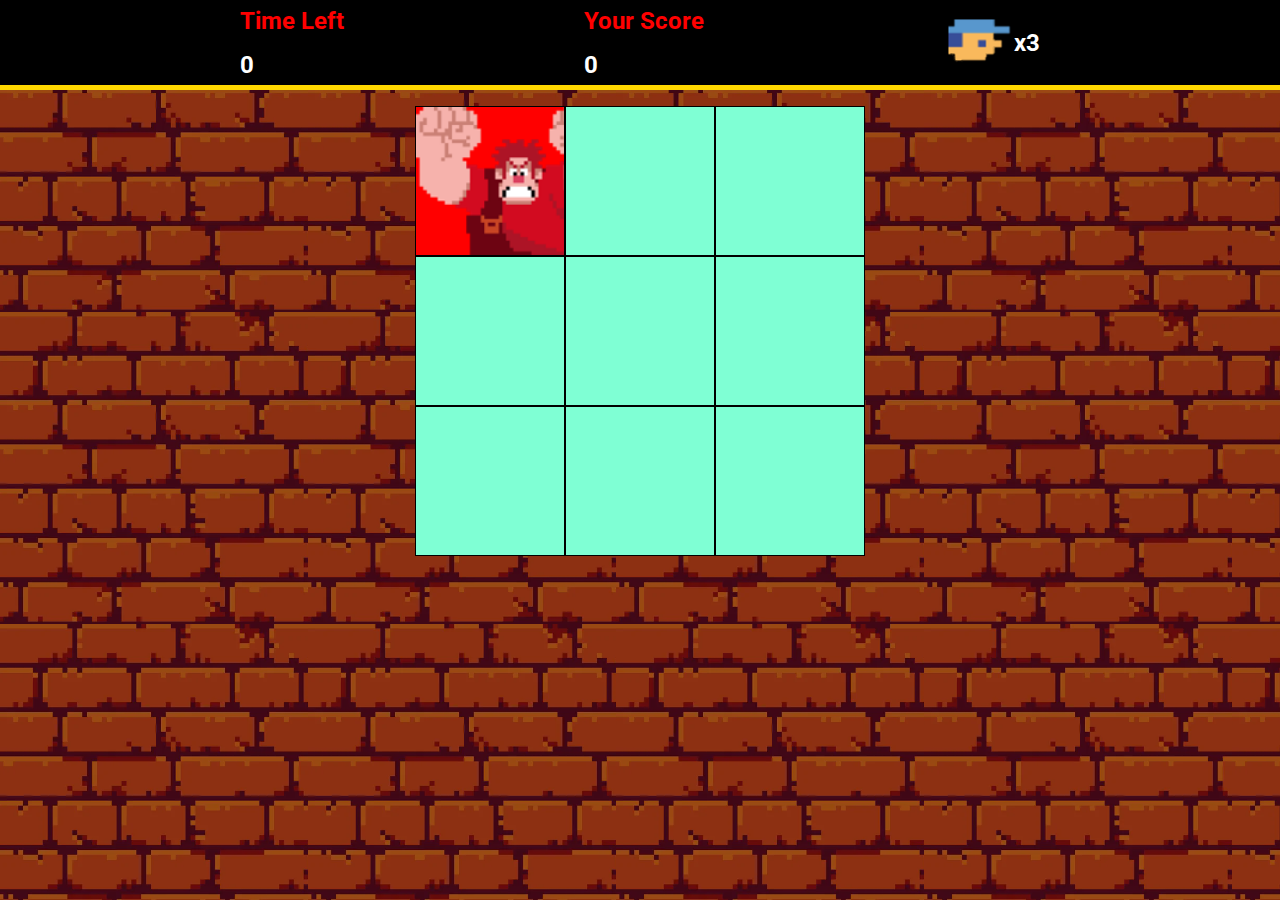
<file: Projeto - Detona Ralph/index.html>
<!DOCTYPE html>
<html lang="pt-br">
<head>
    <!-- Settings -->
    <meta charset="UTF-8">
    <meta name="viewport" content="width=device-width, initial-scale=1.0">
    <title>Denota Ralph</title>

    <!-- Fonts-->
    <link rel="preconnect" href="https://fonts.googleapis.com">
    <link rel="preconnect" href="https://fonts.gstatic.com" crossorigin>
    <link href="https://fonts.googleapis.com/css2?family=Press+Start+2P&family=Roboto:wght@100;300;500;700&display=swap"
     rel="stylesheet">

    <!--Link Styles (CSS)-->
    <link rel="stylesheet" href="src\styles\reset.css">
    <link rel="stylesheet" href="src\styles\main.css">

</head>


<body>



    <div class="container">

        <!--MENU-->
        <div class="menu">
            
            <div class="menu-time">
                <h2 style="color: red;">Time Left</h2>
                <h2 id="time-left">0</h2>
            </div>

            <div class="menu-score">
                <h2 style="color: red;">Your Score</h2>
                <h2 id="score">0</h2>
            </div>
            
            <div class="menu-lives">
                <img src="./src/images/player.png" alt="foto do jogador" 
                height="60px"/>
                <h2>x3</h2>
            </div>
        
        </div>

        <!--PANEL-->
        <div class="panel">


            <div class="panel-row">
                <div class="square enemy" id="1"></div>
                <div class="square" id="2"></div>
                <div class="square" id="3"></div>
            </div>


            <div class="panel-row">
                <div class="square" id="4"></div>
                <div class="square" id="5"></div>
                <div class="square" id="6"></div>
            </div>


            <div class="panel-row">
                <div class="square" id="7"></div>
                <div class="square" id="8"></div>
                <div class="square" id="9"></div>
            </div>


        </div>

    </div>

    <script defer src="src/scripts/engine.js"></script>
</body>
</html>
</file>
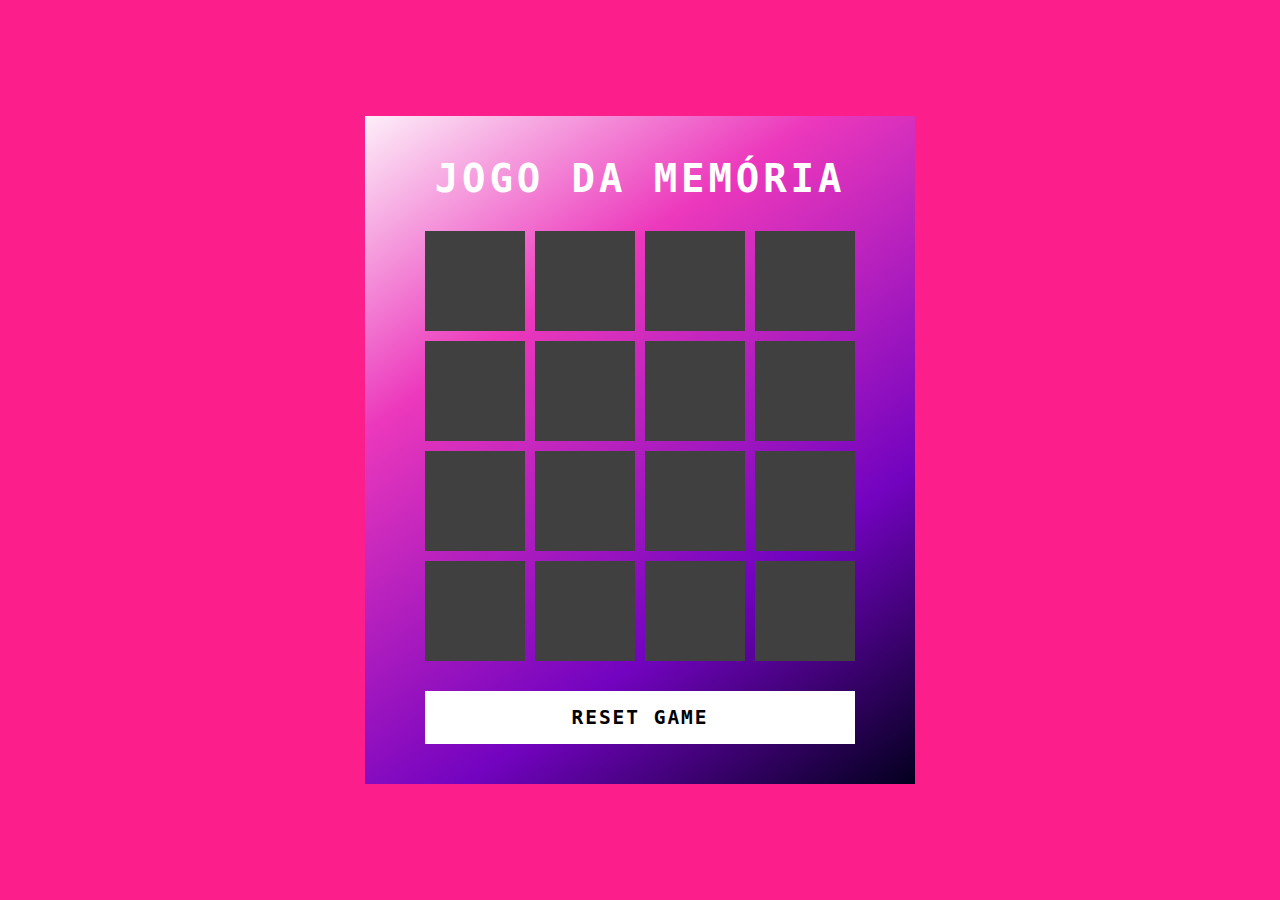
<file: Projeto - Jogo da Memória - Emojis/index.html>
<!DOCTYPE html>
<html lang="pt-br">
<head>
    <meta charset="UTF-8">
    <meta name="viewport" content="width=device-width, initial-scale=1.0">
    <title>Jogo da Memória</title>

    <link rel="stylesheet" href="./src/styles/reset.css">
    <link rel="stylesheet" href="./src/styles/main.css">

</head>


<body>
    <div class="container">
        <h2>JOGO DA MEMÓRIA</h2>
        
        <div class="game"></div>
        
        <button class="reset" onclick="window.location.reload()">
            RESET GAME
        </button>
    </div>
    
    <script src="./src/scripts/engine.js" defer></script>
</body> 


</html>
</file>
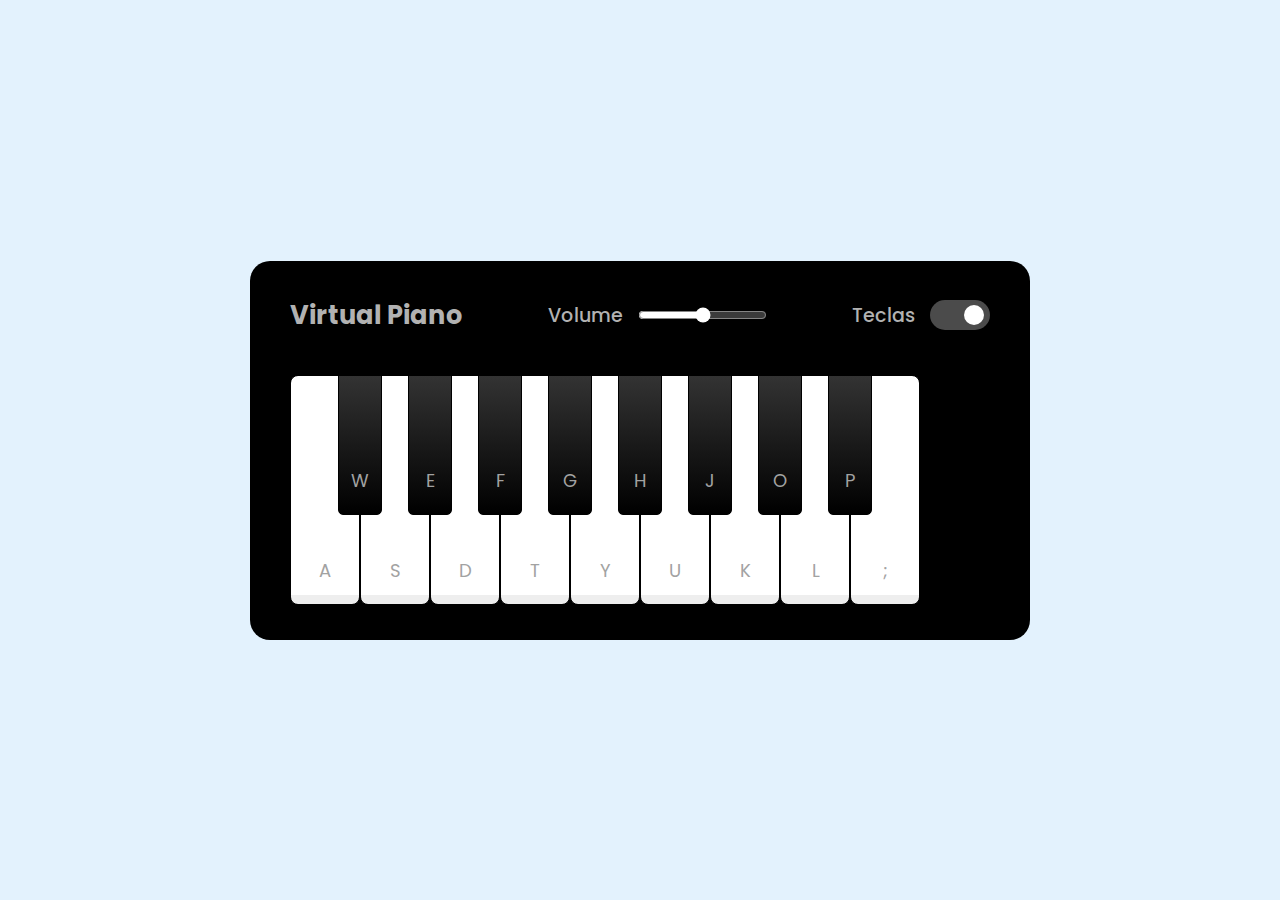
<file: Projeto - Simulador Piano/js-music-keyboard-virtual-main/index.html>
<!DOCTYPE html>
<html lang="pt-br">

<head>
  <meta charset="UTF-8">
  <meta name="viewport" content="width=device-width, initial-scale=1.0">
  <title>Piano Simulator</title>

  <!-- styles -->
  <link rel="stylesheet" href="./src/styles/reset.css">
  <link rel="stylesheet" href="./src/styles/main.css">

  <!-- fonts -->
  <link rel="preconnect" href="https://fonts.googleapis.com">
  <link rel="preconnect" href="https://fonts.gstatic.com" crossorigin>
  <link
    href="https://fonts.googleapis.com/css2?family=Poppins:ital,wght@0,100;0,200;0,400;0,700;1,100;1,200;1,300;1,400&display=swap"
    rel="stylesheet">
</head>

<body>
  <div class="container">
    <header>
      <h2>Virtual Piano</h2>
      <div class="column volume-slider">
        <span>Volume</span> <input type="range" min="0" max="1" value="0.5" step="any">
      </div>
      <div class="column keys-check">
        <span>Teclas</span> <input type="checkbox" checked>
      </div>
    </header>
    <ul class="piano-keys">
      <li class="key white" data-key="a"><span>a</span></li>
      <li class="key black" data-key="w"><span>w</span></li>
      <li class="key white" data-key="s"><span>s</span></li>
      <li class="key black" data-key="e"><span>e</span></li>
      <li class="key white" data-key="d"><span>d</span></li>
      <li class="key black" data-key="f"><span>f</span></li>
      <li class="key white" data-key="t"><span>t</span></li>
      <li class="key black" data-key="g"><span>g</span></li>
      <li class="key white" data-key="y"><span>y</span></li>
      <li class="key black" data-key="h"><span>h</span></li>
      <li class="key white" data-key="u"><span>u</span></li>
      <li class="key black" data-key="j"><span>j</span></li>
      <li class="key white" data-key="k"><span>k</span></li>
      <li class="key black" data-key="o"><span>o</span></li>
      <li class="key white" data-key="l"><span>l</span></li>
      <li class="key black" data-key="p"><span>p</span></li>
      <li class="key white" data-key=";"><span>;</span></li>
    </ul>
  </div>

  <script src="./src/scripts/engine.js" defer></script>
</body>

</html>
</file>
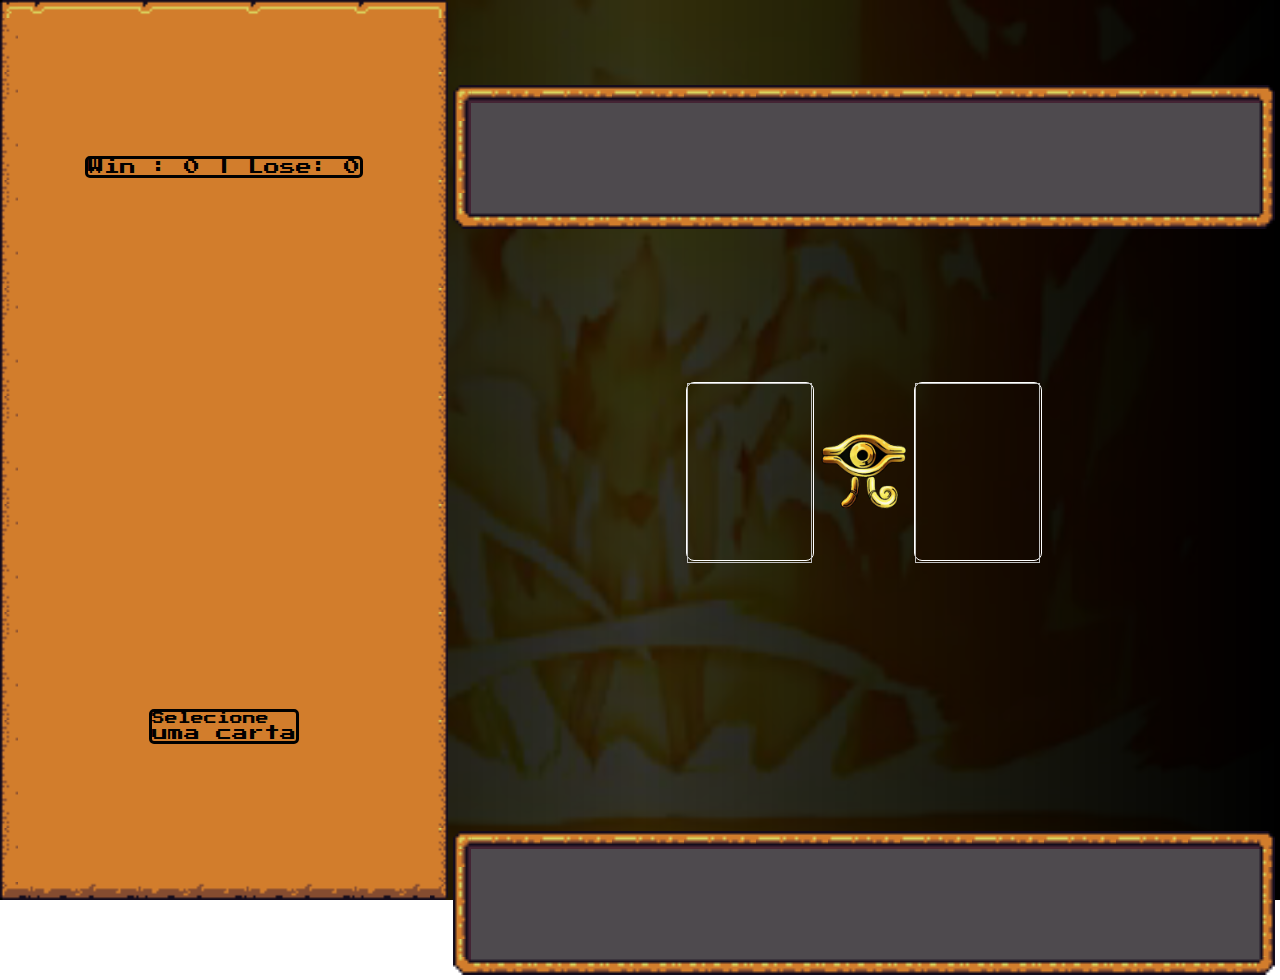
<file: Projeto - Yu-Gi-Oh!/js-yugioh-assets/index.html>
<!DOCTYPE html>
<html lang="pt-br">
<head>
    <meta charset="UTF-8">
    <meta name="viewport" content="width=device-width, initial-scale=1.0">
    <!-- secondary CSS FILES-->
    <link rel="stylesheet" href="./src/styles/buttons.css">
    <link rel="stylesheet" href="./src/styles/containers_and_frames.css">
    <link rel="stylesheet" href="./src/styles/reset.css">
    <!-- FONT FILES -->
    <link rel="preconnect" href="https://fonts.googleapis.com">
    <link rel="preconnect" href="https://fonts.gstatic.com" crossorigin>
    <link href="https://fonts.googleapis.com/css2?family=Press+Start+2P&family=Roboto:wght@100;300;500;700&display=swap" rel="stylesheet">
    <!-- FAVICON -->
    <link rel="shortcut icon" href="./src/assets/favicon/Favicon.ico" type="image/x-icon">
    
    <!-- MAIN STYLE-->
    <link rel="stylesheet" href="./src/styles/main.css">
    <title>Projeto - Yu-Gi-Oh!  Jo-ken-po Edition</title>
</head>
<body>
    <audio id="bgm" loop>
        <source src="./src/assets/audios/egyptian_duel.mp3"
        type="audio/mp3">
    </audio>

    <div class="bg-video">
        <video class="video" autoplay loop muted>
            <source src="./src/assets/video/yugi.mp4" type="video/mp4"/>
        </video>
    </div>

    <div class="container">

        <div class="container__left
        framed-golden-2">

            <div class="score_box frame">
                <span id="score_points">Win : 0 | Lose: 0</span>
            </div>
  
            <div class="menu-avatar">
                <img id="card-image">
            </div>
            
            <div class="card_details frame">
                <p id="card-name">Selecione</p>  
                <p id="card-type">uma carta</p>
            </div>
        
        </div>

        <div class="container__right">

            <div class="card-box__container">   

                <div class="card-box framed" id="computer-cards">  </div>
        
                <div class="card-versus__container">  

                    <div class="versus-top">
                        
                        <div class="card-infield">
                            <img id="player-field-card" height="180px" width="125px">
                        </div>

                        <img height="100px" src="./src/assets/icons/millenium2.png">

                        <div class="card-infield">
                            <img id="player-field-card" height="180px" width="125px">
                        </div>

                    </div>

                    <div class="versus-bottom">
                        <button id="next-duel" class="rpgui-button" onclick="resetDuel()">
                            GANHOU
                        </button>
                    </div>
                
                </div>

                <div class="card-box framed" id="player-cards">  </div>

            </div>
        
        </div>
    </div>
    
    
    <script src="./src/scripts/engine.js" defer></script>
</body>
</html>
</file>
<file: Projeto - Jogo da Memória - Emojis/src/styles/main.css>
body {
    display: flex;
    justify-content: center;
    align-items: center;
    min-height: 100vh;
    background: #fc1e8a;
    user-select: none;
}

.container {
    position: relative;
    display: flex;
    flex-direction: column;
    justify-content: center;
    align-items: center;
    gap: 30px;
    background: linear-gradient(
        325deg, #03001e 0%,
        #7303c0 30%,
        #ec38bc 70%,
        #fdeff9 100%
    );
    padding: 40px 60px;
}

h2 {
    font-size: 3em;
    color: #fff;
    text-transform: uppercase;
    letter-spacing: 0.1em;
}

.reset {
    padding: 15px 20px;
    width: 100%;
    color: #000;
    background-color: #fff;
    border: none;
    font-size: 1.5em;
    letter-spacing: 0.1em;
    text-decoration: uppercase;
    cursor: pointer;
    font-weight: 600;

}

.reset:focus {
    color: #ec38bc;
    background-color: #262809;
}

.game {
    width: 430px;
    height: 430px;
    display: flex;
    flex-wrap: wrap;
    gap: 10px;
    transform-style: preserve-3d;
    perspective: 500px;
}    

.item {
    position: relative;
    width: 100px;
    height: 100px;
    display: flex;
    align-items: center;
    justify-content: center;
    background-color: #fff; 

    font-size: 3em;
    transform: rotateY(180deg);
    transition: 0.25s;
}

.item::after {
    content: "";
    position: absolute;
    inset: 0;
    background: #404040;
    /*opacity: 0.85;*/
    transition: 0.25s;
    transform: rotateY(0deg);
    backface-visibility: hidden;
}

.item.boxOpen {
    transform: rotateY(0deg);
}

.boxOpen::after,
.boxMatch::after {
    transform: rotateY(180deg);
}
</file>
<file: Projeto - Simulador Piano/js-music-keyboard-virtual-main/src/styles/main.css>
body {
  display: flex;
  align-items: center;
  justify-content: center;
  min-height: 100vh;
  background-color: #e3f2fd;
  color: #fff;
}

.container {
  width: 780px;
  border-radius: 20px;
  padding: 35px 40px;
  background-color: black;
}

.container header {
  color: #b2b2b2;
  display: flex;
  align-items: center;
  justify-content: space-between;
}

header h2 {
  font-size: 1.6rem;
}

header .column {
  display: flex;
  align-items: center;
}

header .column span {
  font-weight: 500;
  margin-right: 15px;
  font-size: 1.19rem;
}

.volume-slider input {
  accent-color: #fff;
}

.keys-check input {
  width: 60px;
  height: 30px;
  appearance: none;
  border-radius: 30px;
  background-color: #4b4b4b;
  cursor: pointer;
  position: relative;
}

.keys-check input::before {
  content: "";
  height: 20px;
  width: 20px;
  background-color: #8c8c8c;
  top: 50%;
  left: 0.3rem;
  border-radius: inherit;
  position: absolute;
  transform: translateY(-50%);
  transition: all 0.3s ease;
}

.keys-check input:checked::before {
  left: 2.1rem;
  background-color: #fff;
}

.piano-keys {
  display: flex;
  margin-top: 40px;
}
.piano-keys .key {
  cursor: pointer;
  user-select: none;
  list-style: none;
  color: #a2a2a2;
  position: relative;
  text-transform: uppercase;
}

.piano-keys .white {
  width: 70px;
  height: 230px;
  border: 1px solid black;
  border-radius: 8px;
  background: linear-gradient(#fff 96%, #eee 4%);
}

.piano-keys .black {
  width: 44px;
  height: 140px;
  z-index: 2;
  margin: 0 -22px 0 -22px;
  border: 1px solid black;
  border-radius: 0 0 5px 5px;
  background: linear-gradient(#333, #000);
}

.piano-keys span {
  position: absolute;
  bottom: 20px;
  width: 100%;
  text-align: center;
  font-size: 1.13rem;
}

.piano-keys .white.active {
  box-shadow: inset -5px 5px 20px rgba(0, 0, 0, 0.2);
  background: linear-gradient(to bottom #fff 0%, #eee 100%);
}

.piano-keys .black.active {
  box-shadow: inset -5px 5px 10px rgba(255, 255, 255, 0.1);
  background: linear-gradient(to bottom #000, #434343);
}

.piano-keys .key.hide span {
  display: none;
}
</file>
<file: Projeto - Yu-Gi-Oh!/js-yugioh-assets/src/styles/buttons.css>
/**
* Styling for buttons
*/

/* button style */
.rpgui-button {
  /* hide button default stuff */
  background-color: Transparent;
  background-repeat: no-repeat;
  border: none;
  overflow: hidden;
  outline: none;

  /* background */
  background: url("../assets/rpg/button.png") no-repeat no-repeat;
  background-clip: padding-box;
  background-origin: padding-box;
  background-position: center;
  background-size: 100% 100%;

  /* font size */
  font-size: 1em;

  /* default size and display */
  max-width: 100%;
  min-width: 140px;
  height: 60px;
  display: inline-block;

  /* padding */
  padding-left: 35px;
  padding-right: 35px;
}

/* button hover */
.rpgui-button.hover,
.rpgui-button:hover {
  background-image: url("../assets/rpg/button-hover.png");
}

/* button clicked */
.rpgui-button.down,
.rpgui-button:active {
  background-image: url("../assets/rpg/button-down.png");
}

/* golden button stuff */
.rpgui-button.golden p {
  display: inline-block;
}

/* golden button style */
.rpgui-button.golden {
  /* hide button default stuff */
  background-color: Transparent;
  background-repeat: no-repeat;
  border: none;
  overflow: hidden;
  outline: none;

  /* background */
  background: url("../assets/rpg/button-golden.png") no-repeat no-repeat;
  background-clip: padding-box;
  background-origin: padding-box;
  background-position: center;
  background-size: 100% 80%;

  /* default size and display */
  max-width: 100%;
  min-width: 140px;
  height: 60px;
  display: inline-block;

  /* padding */
  padding-top: 5px;
  padding-left: 35px;
  padding-right: 35px;
  overflow: visible;
}

/* button hover */
.rpgui-button.golden.hover,
.rpgui-button.golden:hover {
  background-image: url("../assets/rpg/button-golden-hover.png");
}

/* button clicked */
.rpgui-button.golden.down,
.rpgui-button.golden:active {
  background-image: url("../assets/rpg/button-golden-down.png");
}

.rpgui-button.golden:before {
  white-space: nowrap;
  display: inline-block;
  content: "";
  width: 34px;
  display: block;
  height: 110%;
  background: transparent url("../assets/rpg/button-golden-left.png") no-repeat
    right center;
  background-size: 100% 100%;
  margin: 0 0 0 0;
  left: 0px;
  float: left;
  margin-left: -46px;
  margin-top: -5%;
}

.rpgui-button.golden:after {
  white-space: nowrap;
  display: block;
  content: "";
  width: 34px;
  height: 110%;
  background: transparent url("../assets/rpg/button-golden-right.png") no-repeat
    left center;
  background-size: 100% 100%;
  margin: 0 0 0 0;
  right: 0px;
  float: right;
  margin-right: -46px;
  margin-top: -5%;
}

/*
.rpgui-button.golden:hover:before {

  background-image: url('img/button-golden-left-hover.png');
}

.rpgui-button.golden:hover:after {

  background-image: url('img/button-golden-right-hover.png');
}
*/
</file>
<file: Projeto - Yu-Gi-Oh!/js-yugioh-assets/src/styles/containers_and_frames.css>
/**
* customized divs (containers) and framed objects (background and frame image).
*/

/* game div without background image*/
.rpgui-container {
  /* position style and default z */
  position: fixed;
  z-index: 10;

  overflow: show;
}

/* game div with background image*/
.framed {
  /* border */
  border-style: solid;
  border-image-source: url("../assets/rpg/border-image.png");
  border-image-repeat: repeat;
  border-image-slice: 6 6 6 6;
  border-image-width: 18px;
  border-width: 15px;
  padding: 12px;

  /* internal border */
  box-sizing: border-box;
  -moz-box-sizing: border-box;
  -webkit-box-sizing: border-box;

  /* background */
  background: url("../assets/rpg/background-image.png") repeat repeat;
  background-clip: padding-box;
  background-origin: padding-box;
  background-position: center;
}

/* game div with golden background image*/
.framed-golden {
  /* border */
  border-style: solid;
  border-image-source: url("../assets/rpg/border-image-golden.png");
  border-image-repeat: repeat;
  border-image-slice: 4 4 4 4;
  border-image-width: 18px;
  border-width: 15px;
  padding: 12px;

  /* internal border */
  box-sizing: border-box;
  -moz-box-sizing: border-box;
  -webkit-box-sizing: border-box;

  /* background */
  background: url("../assets/rpg/background-image-golden.png") repeat repeat;
  background-clip: padding-box;
  background-origin: padding-box;
  background-position: center;
}

/* game div with golden2 background image*/
.framed-golden-2 {
  /* border */
  border-style: solid;
  border-image-source: url("../assets/rpg/border-image-golden2.png");
  border-image-repeat: repeat;
  border-image-slice: 8 8 8 8;
  border-image-width: 18px;
  border-width: 15px;
  padding: 12px;

  /* internal border */
  box-sizing: border-box;
  -moz-box-sizing: border-box;
  -webkit-box-sizing: border-box;

  /* background */
  background: url("../assets/rpg/background-image-golden2.png") repeat repeat;
  background-clip: padding-box;
  background-origin: padding-box;
  background-position: center;
}

/* game div with soft grey background image*/
.framed-grey {
  position: relative;

  /* border */
  border-style: solid;
  border-image-source: url("../assets/rpg/border-image-grey.png");
  border-image-repeat: repeat;
  border-image-slice: 3 3 3 3;
  border-image-width: 7px;
  border-width: 7px;
  padding: 12px;

  /* internal border */
  box-sizing: border-box;
  -moz-box-sizing: border-box;
  -webkit-box-sizing: border-box;

  /* background */
  background: url("../assets/rpg/background-image-grey.png") repeat repeat;
  background-clip: padding-box;
  background-origin: padding-box;
  background-position: center;
}
</file>
<file: Projeto - Yu-Gi-Oh!/js-yugioh-assets/src/styles/main.css>
body {
    cursor: url(../assets/cursor/yugicursor.png), default;
}

button, 
a,
img:hover,
button:hover,
a:hover {
    cursor: url("../assets/cursor/yugicursor.png"), auto;
}

.bg-video {
    position: absolute;
    z-index: -2;
    width: 100vw;
    height: 100vh;
    overflow: hidden;
    display: flex;
    justify-content: center;   
}

.bg-video .video {
    height: 100vh;
}

.bg-video::after{
    content: "";
    position: absolute;
    top: 0;
    left: 0;
    height: 100vh;
    width: 100vw;
    background: linear-gradient(
            90deg, 
            rgba(0, 0, 0, 1) 0%, 
            rgba(0, 0, 0, 0.8) 50%,
            rgba(0, 0, 0, 1) 100%
    );
}

.container {
    position: relative;
    z-index: 3;
    display: flex;
    height: 100vh;
}

.container__left {
    
    width: 35%;
    min-width: 300px;
    display: flex;
    flex-direction: column;
    align-items: center;
    justify-content: space-around;
}

.container__right {
    width: 65%;
}

.score-box {
    background-color: #fff;
    padding: 30px;

}

.frame {
    border: 3px solid #000;
    border-radius: 5px;
}

.card-details {
    background-color: #fff;
    padding: 1rem;
    display: flex;
    flex-direction: column;
    align-items: center;
    justify-content: space-between;
    height: 6rem;
    width: 100%;

}

#card-name {
    font-size: 0.8rem;
}

#card-type {
    font-size: 1rem;
}

.card-box__container {
    height: 100vh;
    display: flex;
    flex-direction: column;
    justify-content: space-between;
    padding: 0.3rem;
    margin-top: 5rem;
}  

.card-versus__container {
    
    display: flex;
    flex-direction: column;
    justify-items: center;
    align-content: center;
    padding-top: 0.1rem;
    height: 300px;
}

.versus-top, .versus-bottom {
    display: flex;
    align-items: center;
    justify-content: center;
}

.versus-bottom {
    margin-top: 1rem;
}

#next-duel {
    display: none;
}

.card-box {
    height: 9rem;
    width: 100%;
    display: flex;
    flex-direction: row;
    align-items: center;
    justify-content: space-around;
}

.card-infield { 
    height: 11.2rem;
    width: 8rem;
    border: 1px solid #FFF;
    border-radius: 8px;
}



.card {
    transition: transform 0.2s;
}

.card:hover {
    transform: scale(1.2);
}

.debug {
    border: 1px solid red;
}
</file>
